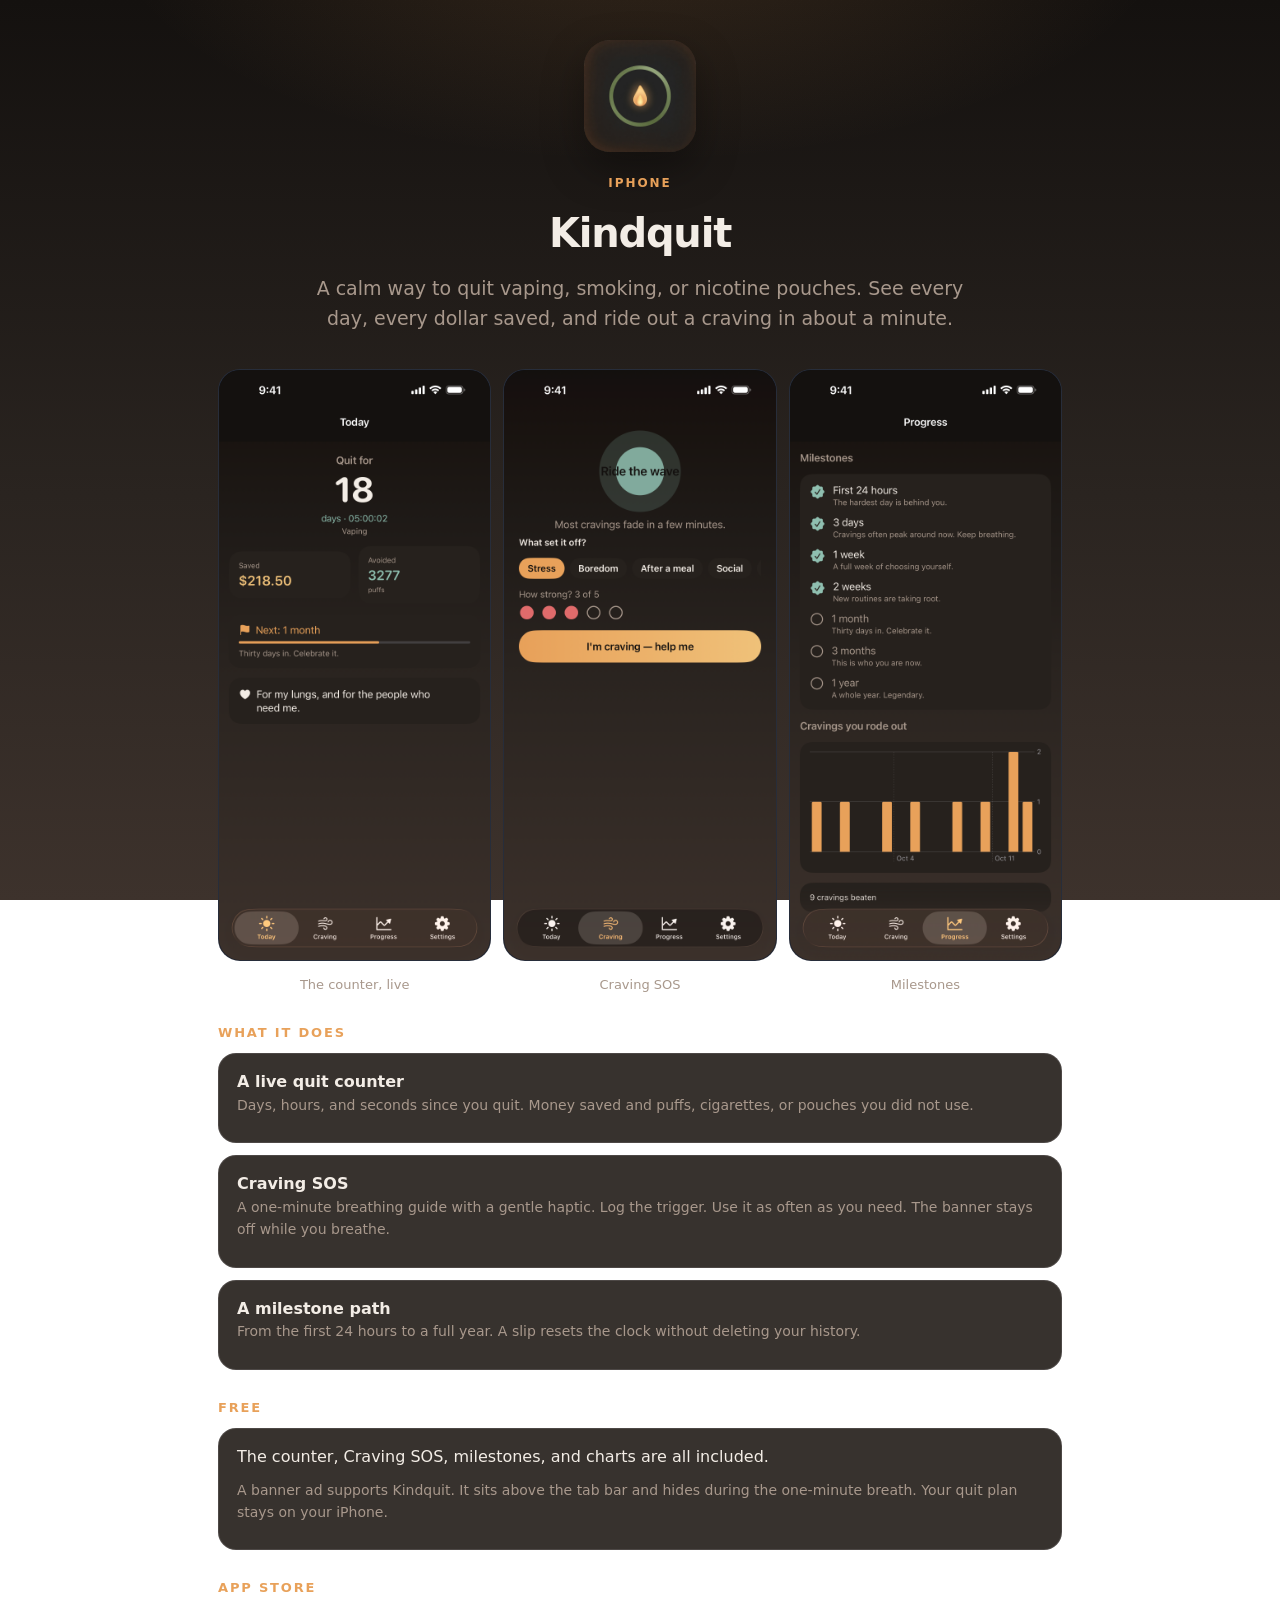
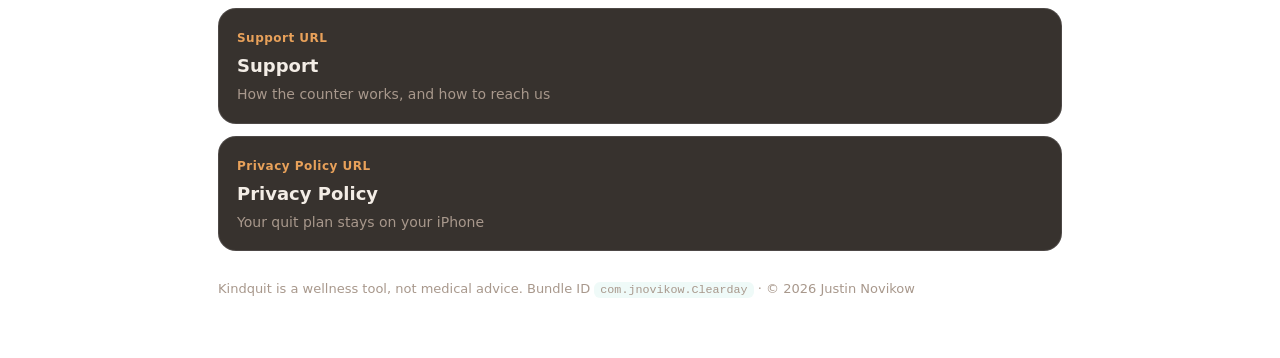
<file: index.html>
<!DOCTYPE html>
<html lang="en">
<head>
  <meta charset="UTF-8" />
  <meta name="viewport" content="width=device-width, initial-scale=1, viewport-fit=cover" />
  <meta name="theme-color" content="#0e1726" />
  <title>Kindquit — Quit Vaping Tracker</title>
  <meta name="description" content="Kindquit is a calm iPhone companion for quitting vaping, smoking, or nicotine pouches. Count every day, watch the money add up, and ride out a craving in 60 seconds." />
  <link rel="icon" href="icon.png" type="image/png" />
  <link rel="apple-touch-icon" href="icon.png" />
  <link rel="stylesheet" href="styles.css" />
</head>
<body>
  <div class="wrap">
    <header class="hero">
      <img class="logo" src="icon.png" width="112" height="112" alt="Kindquit app icon" />
      <p class="eyebrow">iPhone</p>
      <h1>Kindquit</h1>
      <p class="lede">A calm way to quit vaping, smoking, or nicotine pouches. See every day, every dollar saved, and ride out a craving in about a minute.</p>
    </header>

    <div class="shots">
      <figure>
        <img src="screenshots/today.png" alt="Today screen showing 18 days quit, money saved, and puffs avoided" />
        <figcaption class="shot-cap">The counter, live</figcaption>
      </figure>
      <figure>
        <img src="screenshots/craving.png" alt="Craving SOS screen with a breathing prompt and trigger choices" />
        <figcaption class="shot-cap">Craving SOS</figcaption>
      </figure>
      <figure>
        <img src="screenshots/progress.png" alt="Progress screen with milestones from the first day through two weeks" />
        <figcaption class="shot-cap">Milestones</figcaption>
      </figure>
    </div>

    <h2>What it does</h2>
    <div class="cards">
      <article class="card">
        <strong>A live quit counter</strong>
        <p class="card-desc">Days, hours, and seconds since you quit. Money saved and puffs, cigarettes, or pouches you did not use.</p>
      </article>
      <article class="card">
        <strong>Craving SOS</strong>
        <p class="card-desc">A one-minute breathing guide with a gentle haptic. Log the trigger. Use it as often as you need. The banner stays off while you breathe.</p>
      </article>
      <article class="card">
        <strong>A milestone path</strong>
        <p class="card-desc">From the first 24 hours to a full year. A slip resets the clock without deleting your history.</p>
      </article>
    </div>

    <h2>Free</h2>
    <div class="cards">
      <article class="card">
        <p>The counter, Craving SOS, milestones, and charts are all included.</p>
        <p class="note">A banner ad supports Kindquit. It sits above the tab bar and hides during the one-minute breath. Your quit plan stays on your iPhone.</p>
      </article>
    </div>

    <h2>App Store</h2>
    <nav class="cards">
      <a class="card link-card" href="support.html">
        <span class="card-kicker">Support URL</span>
        <strong>Support</strong>
        <span class="card-desc">How the counter works, and how to reach us</span>
      </a>
      <a class="card link-card" href="privacy.html">
        <span class="card-kicker">Privacy Policy URL</span>
        <strong>Privacy Policy</strong>
        <span class="card-desc">Your quit plan stays on your iPhone</span>
      </a>
    </nav>

    <p class="foot">Kindquit is a wellness tool, not medical advice. Bundle ID <code>com.jnovikow.Clearday</code> · © 2026 Justin Novikow</p>
  </div>
</body>
</html>
</file>
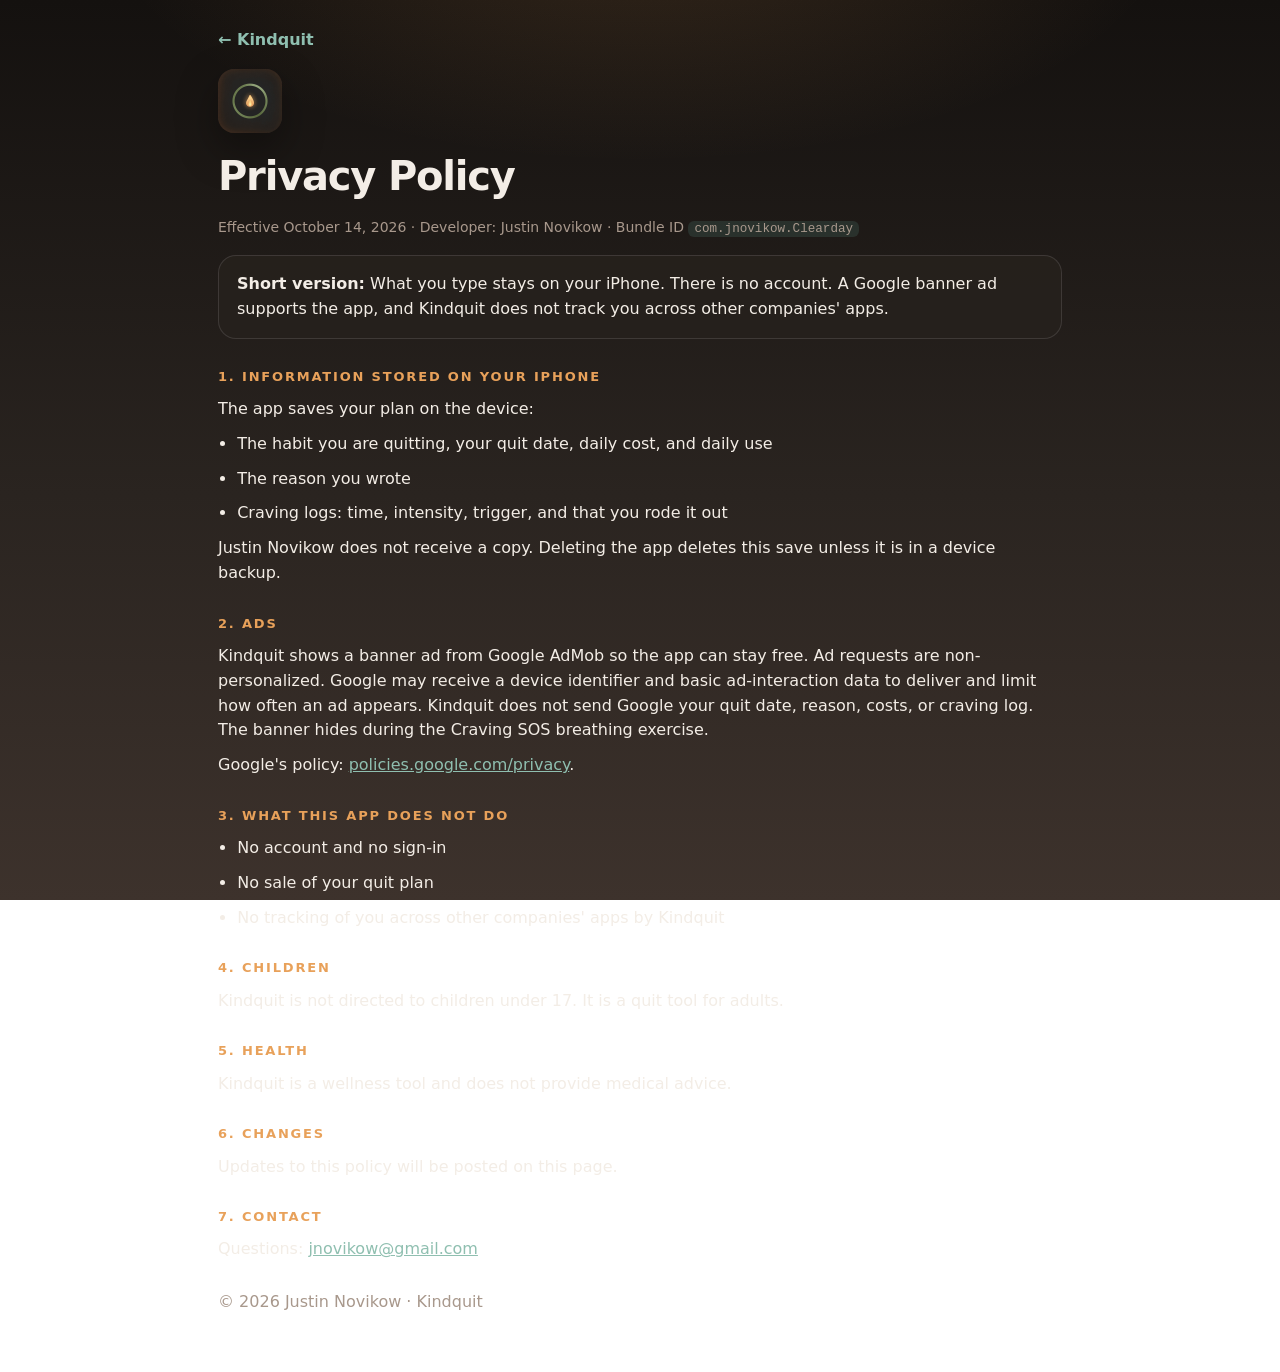
<file: privacy.html>
<!DOCTYPE html>
<html lang="en">
<head>
  <meta charset="UTF-8" />
  <meta name="viewport" content="width=device-width, initial-scale=1, viewport-fit=cover" />
  <meta name="theme-color" content="#0e1726" />
  <title>Kindquit — Privacy Policy</title>
  <meta name="description" content="Kindquit privacy policy. Quit plans stay on your iPhone." />
  <link rel="icon" href="icon.png" type="image/png" />
  <link rel="stylesheet" href="styles.css" />
</head>
<body>
  <div class="wrap">
    <a class="back" href="index.html">← Kindquit</a>
    <img class="logo logo-sm" src="icon.png" width="64" height="64" alt="" />
    <h1>Privacy Policy</h1>
    <p class="meta">Effective October 14, 2026 · Developer: Justin Novikow · Bundle ID <code>com.jnovikow.Clearday</code></p>

    <div class="card">
      <p style="margin:0"><strong>Short version:</strong> What you type stays on your iPhone. There is no account. A Google banner ad supports the app, and Kindquit does not track you across other companies' apps.</p>
    </div>

    <h2>1. Information stored on your iPhone</h2>
    <p>The app saves your plan on the device:</p>
    <ul>
      <li>The habit you are quitting, your quit date, daily cost, and daily use</li>
      <li>The reason you wrote</li>
      <li>Craving logs: time, intensity, trigger, and that you rode it out</li>
    </ul>
    <p>Justin Novikow does not receive a copy. Deleting the app deletes this save unless it is in a device backup.</p>

    <h2>2. Ads</h2>
    <p>Kindquit shows a banner ad from Google AdMob so the app can stay free. Ad requests are non-personalized. Google may receive a device identifier and basic ad-interaction data to deliver and limit how often an ad appears. Kindquit does not send Google your quit date, reason, costs, or craving log. The banner hides during the Craving SOS breathing exercise.</p>
    <p>Google's policy: <a href="https://policies.google.com/privacy">policies.google.com/privacy</a>.</p>

    <h2>3. What this app does not do</h2>
    <ul>
      <li>No account and no sign-in</li>
      <li>No sale of your quit plan</li>
      <li>No tracking of you across other companies' apps by Kindquit</li>
    </ul>

    <h2>4. Children</h2>
    <p>Kindquit is not directed to children under 17. It is a quit tool for adults.</p>

    <h2>5. Health</h2>
    <p>Kindquit is a wellness tool and does not provide medical advice.</p>

    <h2>6. Changes</h2>
    <p>Updates to this policy will be posted on this page.</p>

    <h2>7. Contact</h2>
    <p>Questions: <a href="mailto:jnovikow@gmail.com?subject=Kindquit%20Privacy">jnovikow@gmail.com</a></p>
    <footer class="foot"><p>© 2026 Justin Novikow · Kindquit</p></footer>
  </div>
</body>
</html>
</file>
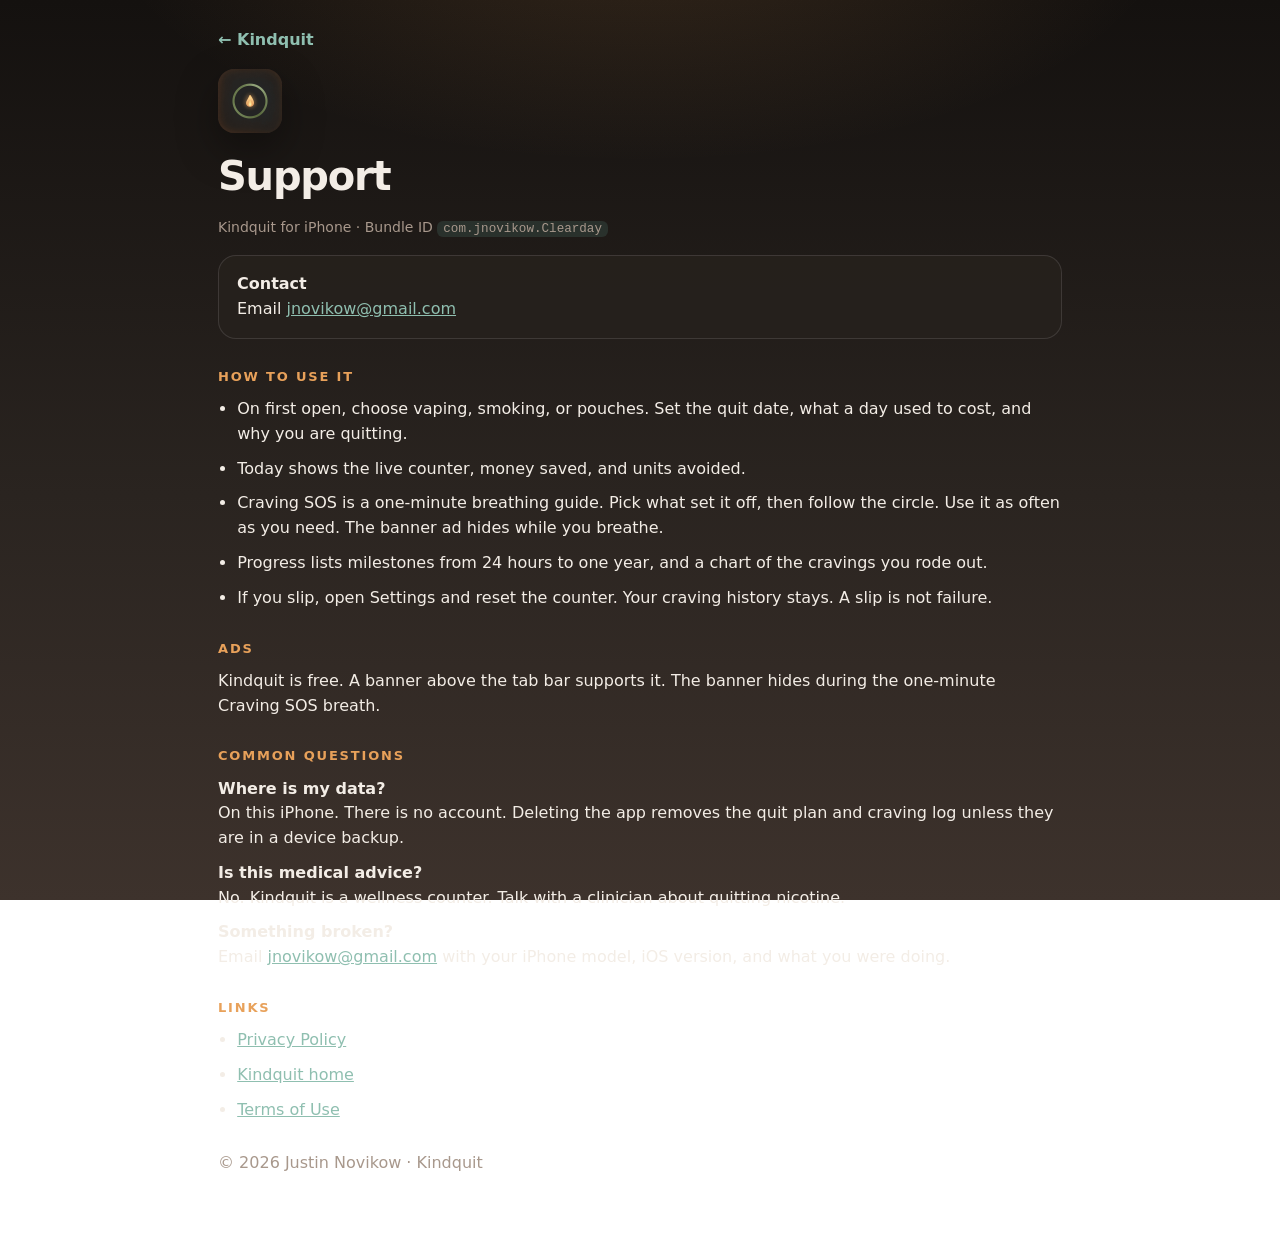
<file: support.html>
<!DOCTYPE html>
<html lang="en">
<head>
  <meta charset="UTF-8" />
  <meta name="viewport" content="width=device-width, initial-scale=1, viewport-fit=cover" />
  <meta name="theme-color" content="#0e1726" />
  <title>Kindquit — Support</title>
  <meta name="description" content="Support for Kindquit, the iPhone quit tracker." />
  <link rel="icon" href="icon.png" type="image/png" />
  <link rel="stylesheet" href="styles.css" />
</head>
<body>
  <div class="wrap">
    <a class="back" href="index.html">← Kindquit</a>
    <img class="logo logo-sm" src="icon.png" width="64" height="64" alt="" />
    <h1>Support</h1>
    <p class="meta">Kindquit for iPhone · Bundle ID <code>com.jnovikow.Clearday</code></p>

    <div class="card">
      <p style="margin:0"><strong>Contact</strong><br />
        Email <a href="mailto:jnovikow@gmail.com?subject=Kindquit%20Support">jnovikow@gmail.com</a></p>
    </div>

    <h2>How to use it</h2>
    <ul>
      <li>On first open, choose vaping, smoking, or pouches. Set the quit date, what a day used to cost, and why you are quitting.</li>
      <li>Today shows the live counter, money saved, and units avoided.</li>
      <li>Craving SOS is a one-minute breathing guide. Pick what set it off, then follow the circle. Use it as often as you need. The banner ad hides while you breathe.</li>
      <li>Progress lists milestones from 24 hours to one year, and a chart of the cravings you rode out.</li>
      <li>If you slip, open Settings and reset the counter. Your craving history stays. A slip is not failure.</li>
    </ul>

    <h2>Ads</h2>
    <p>Kindquit is free. A banner above the tab bar supports it. The banner hides during the one-minute Craving SOS breath.</p>

    <h2>Common questions</h2>
    <p><strong>Where is my data?</strong><br />
      On this iPhone. There is no account. Deleting the app removes the quit plan and craving log unless they are in a device backup.</p>
    <p><strong>Is this medical advice?</strong><br />
      No. Kindquit is a wellness counter. Talk with a clinician about quitting nicotine.</p>
    <p><strong>Something broken?</strong><br />
      Email <a href="mailto:jnovikow@gmail.com?subject=Kindquit%20Bug">jnovikow@gmail.com</a> with your iPhone model, iOS version, and what you were doing.</p>

    <h2>Links</h2>
    <ul>
      <li><a href="privacy.html">Privacy Policy</a></li>
      <li><a href="index.html">Kindquit home</a></li>
      <li><a href="https://www.apple.com/legal/internet-services/itunes/dev/stdeula/">Terms of Use</a></li>
    </ul>
    <footer class="foot"><p>© 2026 Justin Novikow · Kindquit</p></footer>
  </div>
</body>
</html>
</file>
<file: styles.css>
:root {
  --bg: #14110f;
  --bg-2: #2a2420;
  --card: #26211d;
  --fg: #f3ede6;
  --muted: #a8988c;
  --dawn: #8fbfb0;
  --ember: #e8a15a;
  --sunrise: #f0c27a;
  --line: rgba(232, 238, 245, 0.12);
}

* { box-sizing: border-box; margin: 0; padding: 0; }

body {
  font-family: "SF Pro Rounded", "Avenir Next", "Segoe UI", system-ui, sans-serif;
  background:
    radial-gradient(900px 420px at 50% -10%, rgba(232, 161, 90, 0.16), transparent 60%),
    linear-gradient(180deg, var(--bg) 0%, var(--bg-2) 55%, #3d322c 100%);
  background-attachment: fixed;
  color: var(--fg);
  line-height: 1.55;
  min-height: 100vh;
}

a { color: var(--dawn); }
code { font-size: 0.9em; background: rgba(127, 209, 199, 0.12); padding: 1px 6px; border-radius: 6px; }

.wrap { max-width: 880px; margin: 0 auto; padding: 28px 18px calc(48px + env(safe-area-inset-bottom)); }

.hero { text-align: center; padding: 12px 0 8px; }
.logo { width: 112px; height: 112px; border-radius: 26px; margin-bottom: 14px; box-shadow: 0 16px 40px rgba(0, 0, 0, 0.35); }
.logo-sm { width: 64px; height: 64px; border-radius: 16px; display: block; margin: 8px 0 12px; }
.eyebrow { letter-spacing: 0.16em; text-transform: uppercase; color: var(--ember); font-size: 12px; font-weight: 700; }
h1 { font-size: 40px; letter-spacing: -0.03em; margin: 6px 0 10px; }
h2 { font-size: 13px; letter-spacing: 0.14em; text-transform: uppercase; color: var(--ember); margin: 28px 0 10px; }
.lede { color: var(--muted); font-size: 19px; max-width: 36em; margin: 0 auto; }
.meta { color: var(--muted); font-size: 14px; margin-bottom: 16px; }
p, li { font-size: 16px; margin-bottom: 10px; }
ul { padding-left: 1.2em; margin-bottom: 8px; }

.shots { display: grid; grid-template-columns: repeat(3, 1fr); gap: 12px; margin-top: 28px; }
.shots img { width: 100%; height: auto; border-radius: 22px; border: 1px solid var(--line); background: #0b1220; }
.shot-cap { display: block; text-align: center; color: var(--muted); font-size: 13px; margin-top: 6px; }

.cards { display: grid; gap: 12px; }
.card, .link-card {
  background: rgba(38, 33, 29, 0.92);
  border: 1px solid var(--line);
  border-radius: 18px;
  padding: 16px 18px;
}
.link-card { display: block; text-decoration: none; color: inherit; }
.link-card strong { display: block; font-size: 18px; margin: 2px 0; }
.card-kicker { color: var(--ember); font-size: 12px; font-weight: 700; letter-spacing: 0.04em; }
.card-desc { color: var(--muted); font-size: 14px; }
.price { color: var(--sunrise); font-weight: 700; }

.back { display: inline-block; margin-bottom: 8px; font-weight: 650; text-decoration: none; }
.foot { margin-top: 28px; color: var(--muted); font-size: 13px; }
.note { color: var(--muted); font-size: 14px; }

@media (max-width: 700px) {
  h1 { font-size: 34px; }
  .shots { grid-template-columns: 1fr; max-width: 280px; margin-left: auto; margin-right: auto; }
}
</file>
